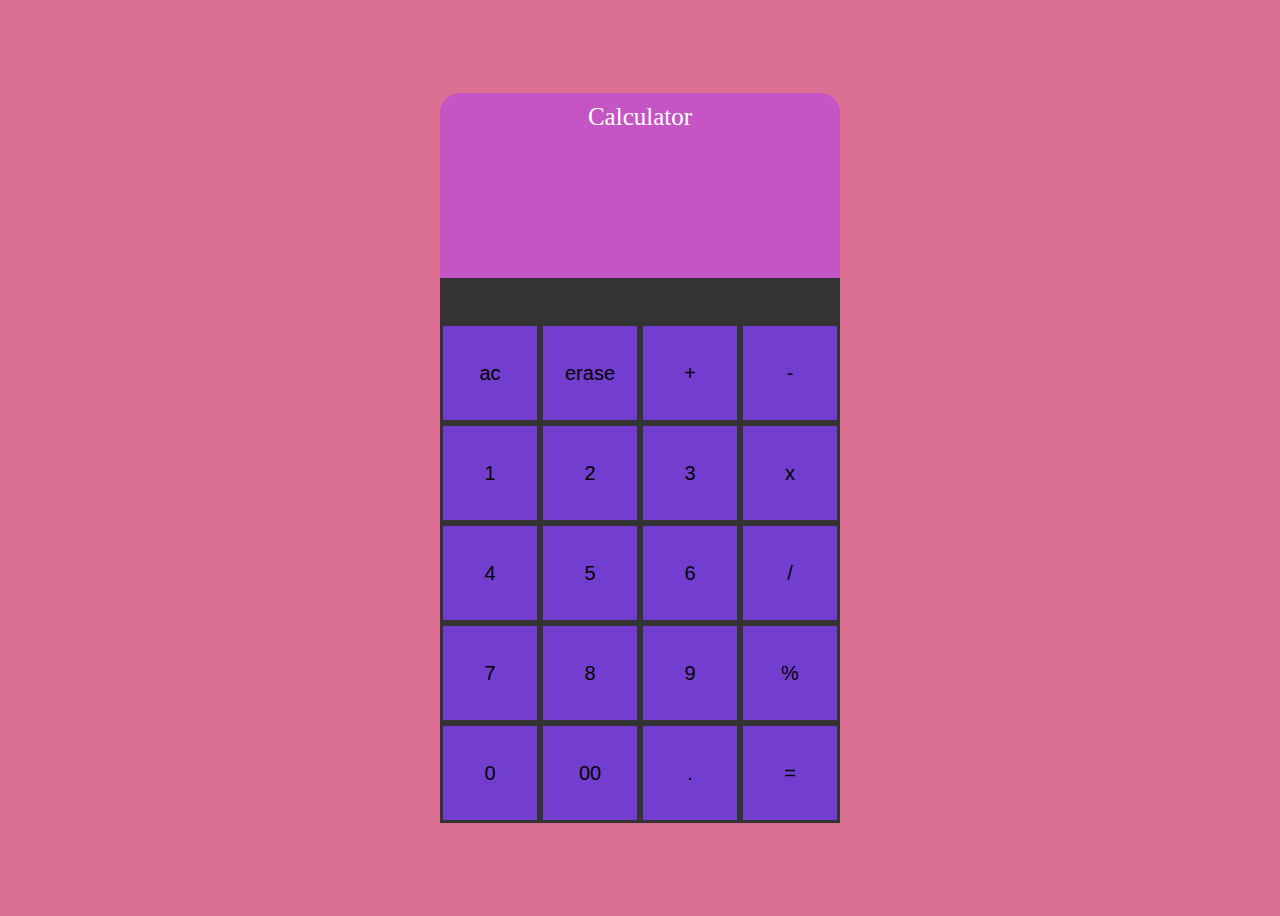
<file: oasis infobyte/OIBSIP-TASK 1-CALCULATOR/index.html>
<!DOCTYPE html>
<html lang="en">
<head>
    <meta charset="UTF-8">
    <meta http-equiv="X-UA-Compatible" content="IE=edge">
    <meta name="viewport" content="width=device-width, initial-scale=1.0">
    <title>My Calculator</title>

    <link rel="stylesheet" href="style.css">
    <script src="script.js" defer></script>
</head>
<body style="background-color:palevioletred;">
    <div class="container">
        <div class="output">
            <div class="title">Calculator</div>
            <div class="overoutput"></div>
            <div class="underoutput"></div>
            <div class="tempoutput"></div>
        </div>
        <button class="clear">ac</button>
        <button class="delete">erase</button>
        <button class="operation">+</button>
        <button class="operation">-</button>
        <button class="number">1</button>
        <button class="number">2</button>
        <button class="number">3</button>
        <button class="operation">x</button>
        <button class="number">4</button>
        <button class="number">5</button>
        <button class="number">6</button>
        <button class="operation">/</button>
        <button class="number">7</button>
        <button class="number">8</button>
        <button class="number">9</button>
        <button class="operation">%</button>
        <button class="number">0</button>
        <button class="number">00</button>
        <button class="number">.</button>
        <button class="result">=</button>
    </div>
</body>
</html>
</file>
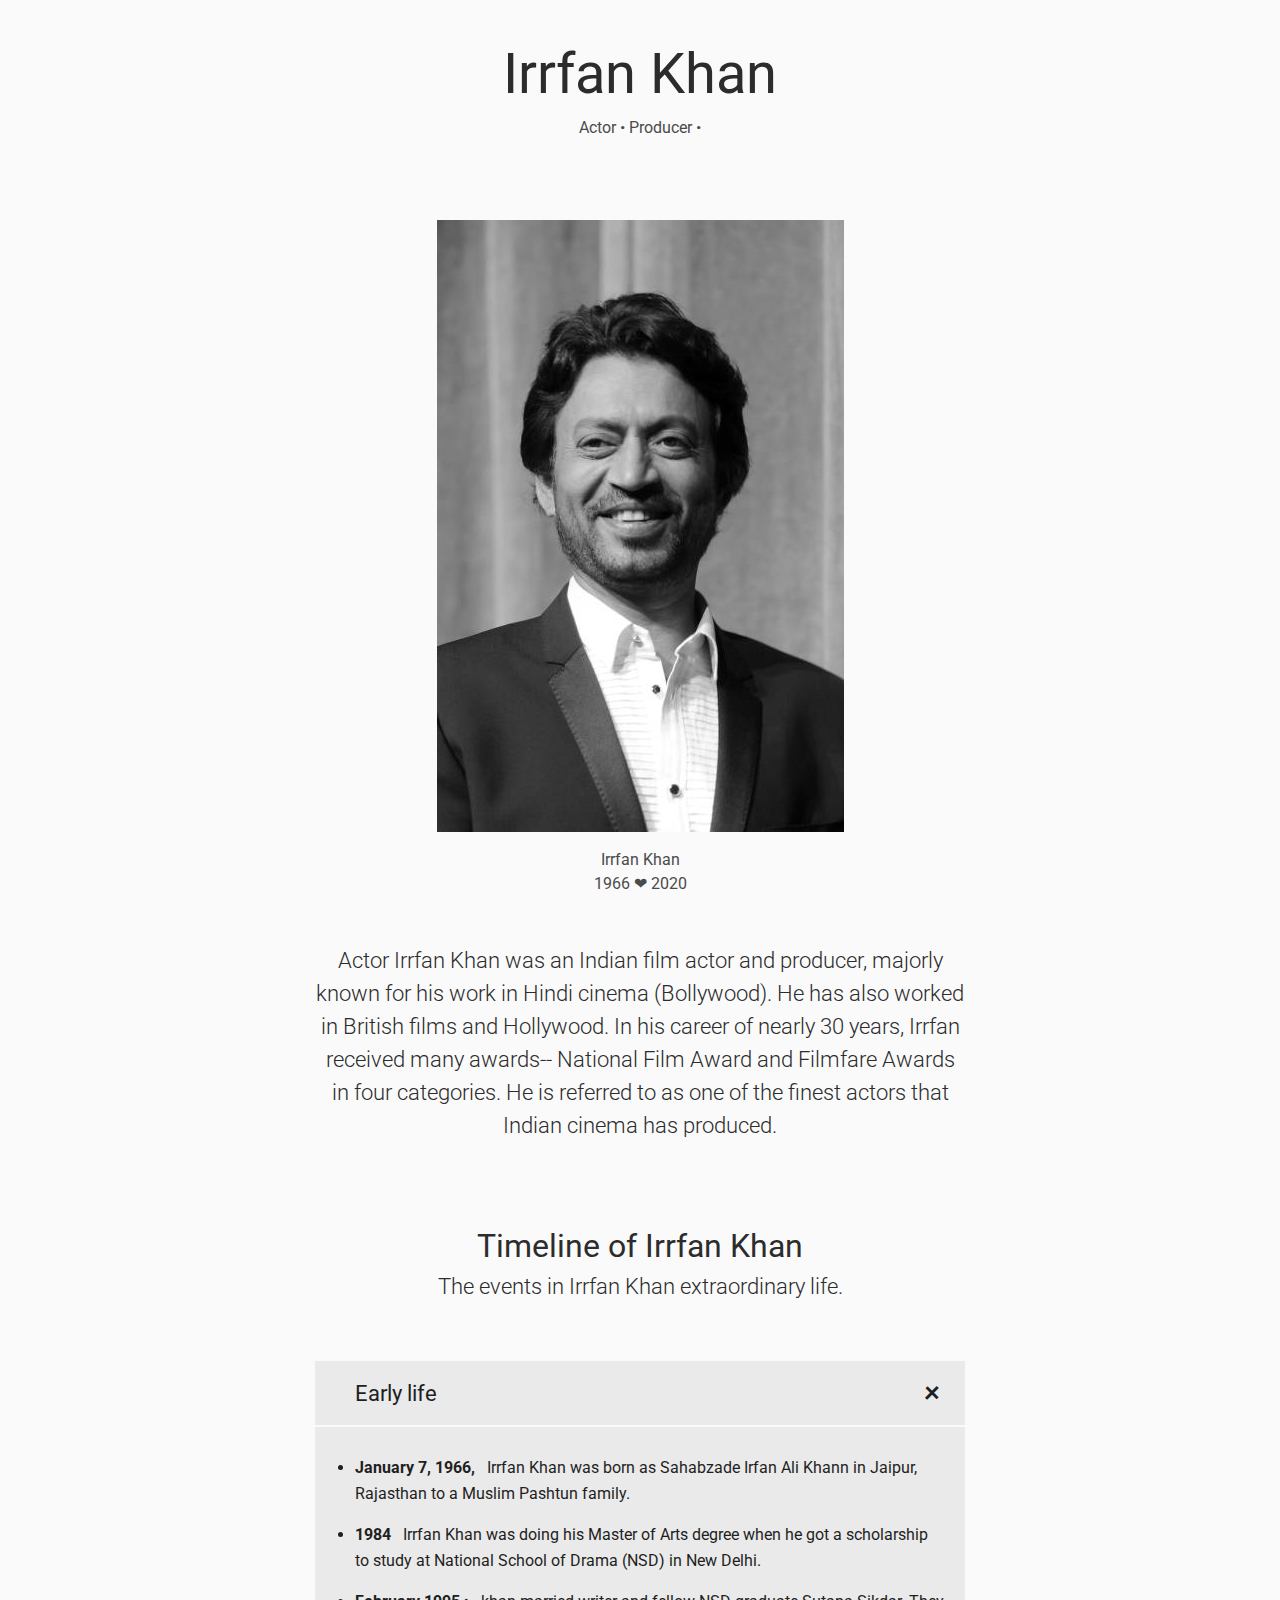
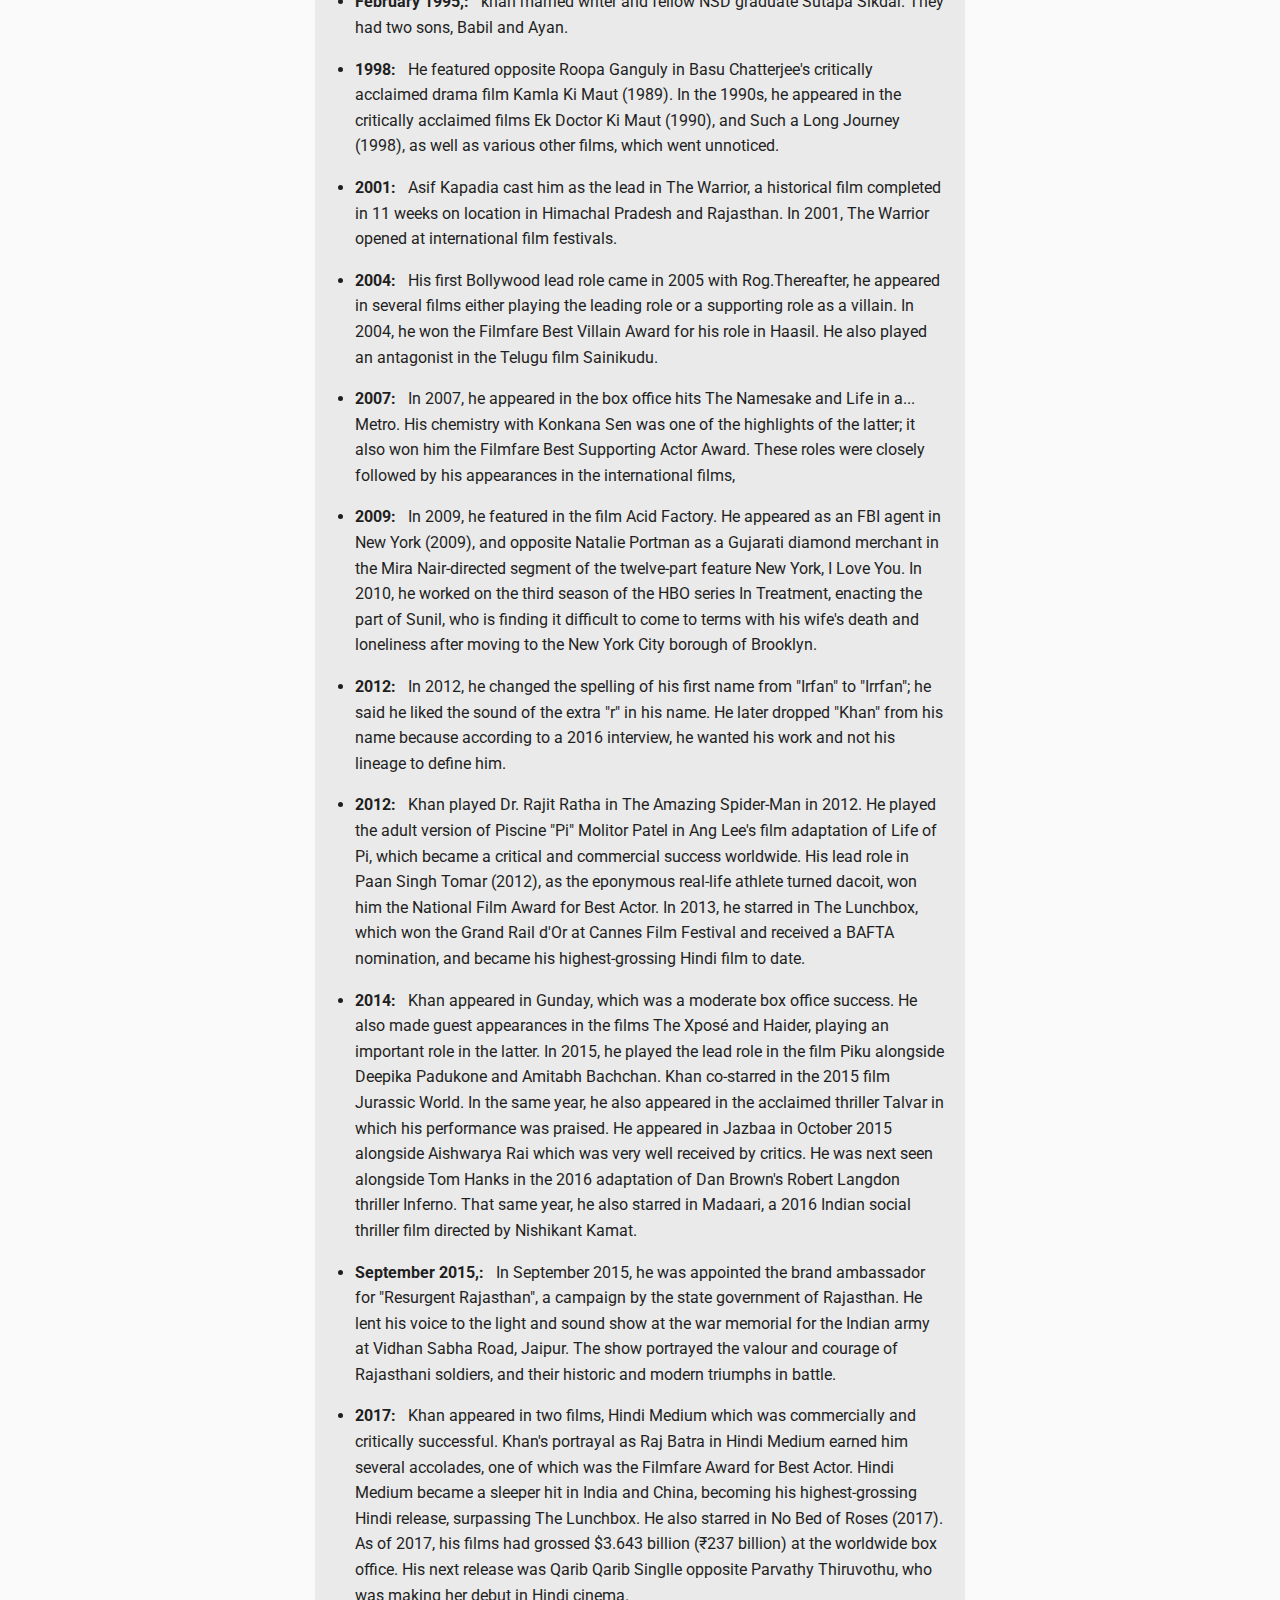
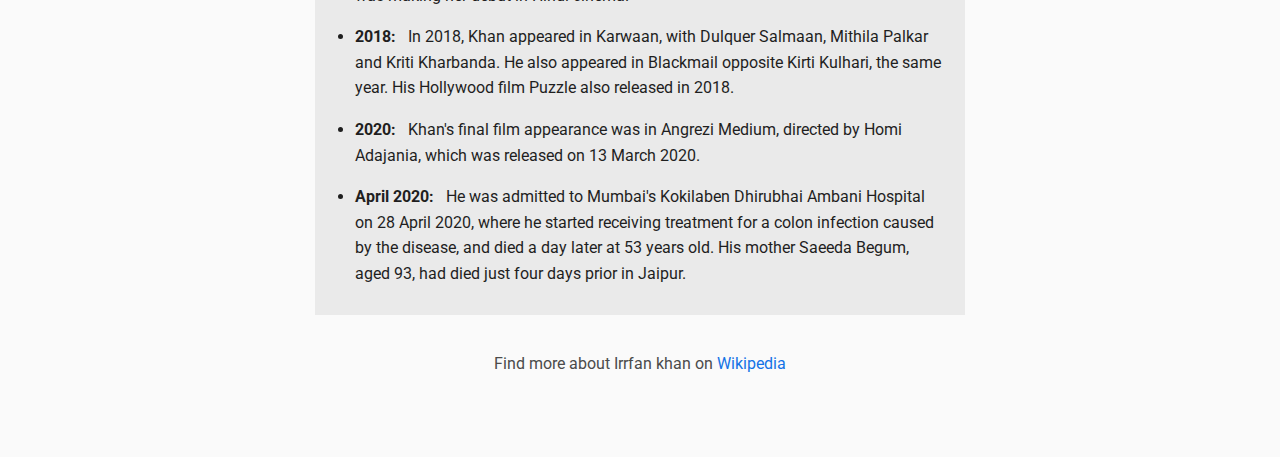
<file: oasis infobyte/OIBSIP-TASK 2-TRIBUTE PAGE/index.html>
<!DOCTYPE html>
<html lang="en">
<head>
    <meta charset="UTF-8">
    <meta http-equiv="X-UA-Compatible" content="IE=edge">
    <meta name="viewport" content="width=device-width, initial-scale=1.0">
    <title> Irrfan Khan- Tribute Page</title>
    <link rel="stylesheet" href="https://maxst.icons8.com/vue-static/landings/line-awesome/line-awesome/1.3.0/css/line-awesome.min.css">
    <link rel="stylesheet" href="style.css">
</head>
<body>
    <main id="main">
        <header>
      
          <h1 id="title">
            Irrfan Khan
          </h1>
      
          <p>
            Actor &bull;  Producer &bull; 
          </p>
      
        </header>
      
        <section id="fig-section">
      
          <figure id="img-div">
            <img id="image" src="gettyimages-180072181-612x612.jpg" alt="portrait of Irrfan Khan">
            <figcaption id="img-caption">
              Irrfan Khan<br> 1966 <span id="irrfank"> &#x2764;</span> 2020
            </figcaption>
          </figure>
      
          <figure class="quote-div">
            <blockquote class="quote">
              Actor Irrfan Khan was an Indian film actor and producer, majorly known for his work in Hindi cinema (Bollywood). He has also worked in British films and Hollywood. In his career of nearly 30 years, Irrfan received many awards-- National Film Award and Filmfare Awards in four categories. He is referred to as one of the finest actors that Indian cinema has produced.
            </blockquote>
           
      
        </section>
      
        <section id="tribute-info">
      
          <h2>Timeline of Irrfan Khan</h2>
          <h3>The events in Irrfan Khan extraordinary life.</h3>
      
          <div id="time-line">
      
            <details class="details" open>
              <summary class="acc-btn">
                <span>
                  <i class="las la-graduation-cap"></i>Early life
                </span>
              </summary>
              <ul class="acc-content">
                <li>
                  <strong>January 7, 1966,</strong>
                  Irrfan Khan was born as Sahabzade Irfan Ali Khann in Jaipur, Rajasthan to a Muslim Pashtun family. 
                </li>
                <li>
                  <strong>1984</strong>
                  Irrfan Khan was doing his Master of Arts degree when he got a scholarship to study at National School of Drama (NSD) in New Delhi. 
                </li>
                <li>
                  <strong>February 1995,:</strong>
                  khan married writer and fellow NSD graduate Sutapa Sikdar. They had two sons, Babil and Ayan.
                </li>
                <li>
                  <strong>1998:</strong>
                  He featured opposite Roopa Ganguly in Basu Chatterjee's critically acclaimed drama film Kamla Ki Maut (1989). In the 1990s, he appeared in the critically acclaimed films Ek Doctor Ki Maut (1990), and Such a Long Journey (1998), as well as various other films, which went unnoticed. 
                </li>
                <li>
                  <strong>2001:</strong>
                  Asif Kapadia cast him as the lead in The Warrior, a historical film completed in 11 weeks on location in Himachal Pradesh and Rajasthan. In 2001, The Warrior opened at international film festivals.
                </li>
                <li>
                  <strong>2004:</strong>
                  His first Bollywood lead role came in 2005 with Rog.Thereafter, he appeared in several films either playing the leading role or a supporting role as a villain. In 2004, he won the Filmfare Best Villain Award for his role in Haasil. He also played an antagonist in the Telugu film Sainikudu.
                </li>
                <li>
                  <strong>2007:</strong>
                  In 2007, he appeared in the box office hits The Namesake and Life in a... Metro. His chemistry with Konkana Sen was one of the highlights of the latter; it also won him the Filmfare Best Supporting Actor Award. These roles were closely followed by his appearances in the international films, 
                </li>
                <li>
                  <strong>2009:</strong>
                  In 2009, he featured in the film Acid Factory. He appeared as an FBI agent in New York (2009), and opposite Natalie Portman as a Gujarati diamond merchant in the Mira Nair-directed segment of the twelve-part feature New York, I Love You. In 2010, he worked on the third season of the HBO series In Treatment, enacting the part of Sunil, who is finding it difficult to come to terms with his wife's death and loneliness after moving to the New York City borough of Brooklyn.
                </li>
                <li>
                  <strong>2012:</strong>
                  In 2012, he changed the spelling of his first name from "Irfan" to "Irrfan"; he said he liked the sound of the extra "r" in his name. He later dropped "Khan" from his name because according to a 2016 interview, he wanted his work and not his lineage to define him.
                </li>
                <li>
                  <strong>2012:</strong>
                  Khan played Dr. Rajit Ratha in The Amazing Spider-Man in 2012. He played the adult version of Piscine "Pi" Molitor Patel in Ang Lee's film adaptation of Life of Pi, which became a critical and commercial success worldwide. His lead role in Paan Singh Tomar (2012), as the eponymous real-life athlete turned dacoit, won him the National Film Award for Best Actor. In 2013, he starred in The Lunchbox, which won the Grand Rail d'Or at Cannes Film Festival and received a BAFTA nomination, and became his highest-grossing Hindi film to date.
                </li>
                <li>
                  <strong>2014:</strong>
                  Khan appeared in Gunday, which was a moderate box office success. He also made guest appearances in the films The Xposé and Haider, playing an important role in the latter. In 2015, he played the lead role in the film Piku alongside Deepika Padukone and Amitabh Bachchan. Khan co-starred in the 2015 film Jurassic World. In the same year, he also appeared in the acclaimed thriller Talvar in which his performance was praised. He appeared in Jazbaa in October 2015 alongside Aishwarya Rai which was very well received by critics. He was next seen alongside Tom Hanks in the 2016 adaptation of Dan Brown's Robert Langdon thriller Inferno. That same year, he also starred in Madaari, a 2016 Indian social thriller film directed by Nishikant Kamat.
                </li>
                <li>
                  <strong>September 2015,:</strong>
                  In September 2015, he was appointed the brand ambassador for "Resurgent Rajasthan", a campaign by the state government of Rajasthan. He lent his voice to the light and sound show at the war memorial for the Indian army at Vidhan Sabha Road, Jaipur. The show portrayed the valour and courage of Rajasthani soldiers, and their historic and modern triumphs in battle.
                </li>
                <li>
                  <strong>2017:</strong>
                  Khan appeared in two films, Hindi Medium which was commercially and critically successful. Khan's portrayal as Raj Batra in Hindi Medium earned him several accolades, one of which was the Filmfare Award for Best Actor. Hindi Medium became a sleeper hit in India and China, becoming his highest-grossing Hindi release, surpassing The Lunchbox. He also starred in No Bed of Roses (2017). As of 2017, his films had grossed $3.643 billion (₹237 billion) at the worldwide box office. His next release was Qarib Qarib Singlle opposite Parvathy Thiruvothu, who was making her debut in Hindi cinema.
                </li>
                <li>
                  <strong>2018:</strong>
                  In 2018, Khan appeared in Karwaan, with Dulquer Salmaan, Mithila Palkar and Kriti Kharbanda. He also appeared in Blackmail opposite Kirti Kulhari, the same year. His Hollywood film Puzzle also released in 2018.
                </li>
                <li>
                  <strong>2020:</strong>
                  Khan's final film appearance was in Angrezi Medium, directed by Homi Adajania, which was released on 13 March 2020.
                </li>
                <li>
                  <strong>April 2020:</strong>
                  He was admitted to Mumbai's Kokilaben Dhirubhai Ambani Hospital on 28 April 2020, where he started receiving treatment for a colon infection caused by the disease, and died a day later at 53 years old. His mother Saeeda Begum, aged 93, had died just four days prior in Jaipur.
                </li>
                
      
              </ul>
            </details>
       
           
      
          </div>
      
          <p>Find more about Irrfan khan on
            <a href="https://en.wikipedia.org/wiki/Irrfan_Khan" id="tribute-link" class="link" target="_blank">Wikipedia <i class="las la-external-link-alt"></i></a>
          </p>
        </section>
      </main>
</body>
</html>
</file>
<file: oasis infobyte/OIBSIP-TASK 1-CALCULATOR/style.css>
.container {
    display: grid;
    justify-content: center;
    align-content: center;
    grid-template-columns: repeat(4, 100px);
    grid-template-rows: minmax(100px, auto) repeat(5, 100px);
    min-height: 100vh;
}

button {
    cursor: pointer;
    outline: none;
    font-size: 20px;
    background-color: rgb(115, 62, 207);
    border: 3px solid #333;
}

button:hover {
    background-color: plum;
    color: rgb(11, 9, 9);
}

.output {
    grid-column: 1 / -1;
    background-color: #c555c5;
    border-radius: 20px 20px 0 0;
    word-wrap: break-word;
    word-break: break-all;
    -ms-word-break: break-all;
    -ms-word-wrap: break-word;
}

.overoutput {
    
    padding-right: 10px;
    padding: 10px;
    text-align: end;
    font-size: 20px;
    color: rgba(225, 225, 225, 100);
    min-height: 25px;
}

.tempoutput {
    background-color: #333;
    color: #fff;
    font-size: 20px;
    padding: 10px;
    min-height: 25px;
}

.underoutput {
    padding: 20px;
    text-align: end;
    font-size: 30px;
    color: white;
    min-height: 50px;
}

.title {
    text-align: center;
    height: 40px;
    padding-top: 10px;
    font-size: 25px;
    color: white;
}
</file>
<file: oasis infobyte/OIBSIP-TASK 2-TRIBUTE PAGE/style.css>
@import url("https://fonts.googleapis.com/css2?family=Roboto:wght@300;400;500;700;900&display=swap");
* {
  padding: 0;
  margin: 0;
  box-sizing: border-box;
}
html {
  font-size: 10px;
}
:root {
  --background-color: #fafafa;
  --text-black-color: #2c2c2c;
  --text-dark-color: #1f1f1f;
  --text-light-color: #4b4b4b;
  --gray100: #fafafa;
  --gray200: #eaeaea;
  --gray300: #e1e1e1;
  --margin-s: 16px;
  --margin-m: 32px;
  --margin-l: 64px;
  --margin-xl: 80px;
  --margin-xxl: 96px;
}
body {
  background-color: var(--background-color);
  color: var(--text-light-color);
  font-family: "Roboto", sans-serif;
  font-size: 1.6rem;
  line-height: 1.5;
  padding: 0 16px;
}
#main {
  width: 100%;
  height: auto;
  display: flex;
  flex-direction: column;
  align-items: center;
}
header,
#fig-section,
#tribute-info {
  width: 100%;
  display: flex;
  flex-direction: column;
  align-items: center;
  max-width: 650px;
  margin-bottom: var(--margin-xl);
}
header {
  margin-top: var(--margin-m);
}
h1,
h2,
h3 {
  font-weight: 400;
  color: var(--text-black-color);
  text-align: center;
}
h1 {
  font-size: 5.6rem;
}
h2 {
  font-size: 3.2rem;
}
h3 {
  font-size: 2.2rem;
  font-weight: 300;
}
@media (max-width: 480px) {
  h3 {
    font-size: 2rem;
  }
}
#img-div {
  margin-bottom: var(--margin-l);
}
#image {
  display: block;
  max-width: 100%;
  height: auto;
  filter: grayscale(1);
  transition: all 0.8s ease-in-out;
}
#image:hover {
  filter: grayscale(0);
  transform: scale(1.03);
}
#img-caption {
  display: block;
  position: relative;
  top: var(--margin-s);
  text-align: center;
}
.quote {
  color: var(--text-black-color);
  font-size: 2.2rem;
  text-align: center;
  font-weight: 300;
}
#quote-caption {
  margin: var(--margin-s);
  font-style: italic;
  text-align: center;
}
#time-line {
  width: 100%;
  margin: 48px 0 var(--margin-m) 0;
}
.details {
  width: 100%;
}
.acc-content {
  width: 100%;
  padding: 20px 20px 20px 40px;
  background-color: var(--gray200);
  border-top: 2px solid var(--background-color);
  color: var(--text-dark-color);
}
.acc-content li {
  padding: 8px 0;
  line-height: 1.6;
}
.acc-content li strong {
  margin-right: 8px;
}
.acc-btn {
  cursor: pointer;
  width: 100%;
  padding: 8px 24px;
  display: flex;
  align-items: center;
  justify-content: space-between;
  background-color: var(--gray200);
  color: var(--text-dark-color);
  font-size: 2.2rem;
  margin-top: 10px;
}
.acc-btn:after {
  content: "+";
  font-size: 3.2rem;
  transition: 0.25s;
}
.acc-btn span {
  display: flex;
}
.acc-btn span i {
  font-size: 3.2rem;
  margin-right: 16px;
}
.acc-btn:hover {
  background-color: var(--gray300);
}
details[open] > .acc-btn::after {
  transform: rotate(45deg);
}
.link {
  text-decoration: none;
  color: #1473e6;
}
.link i {
  font-size: 2rem;
}
</file>
